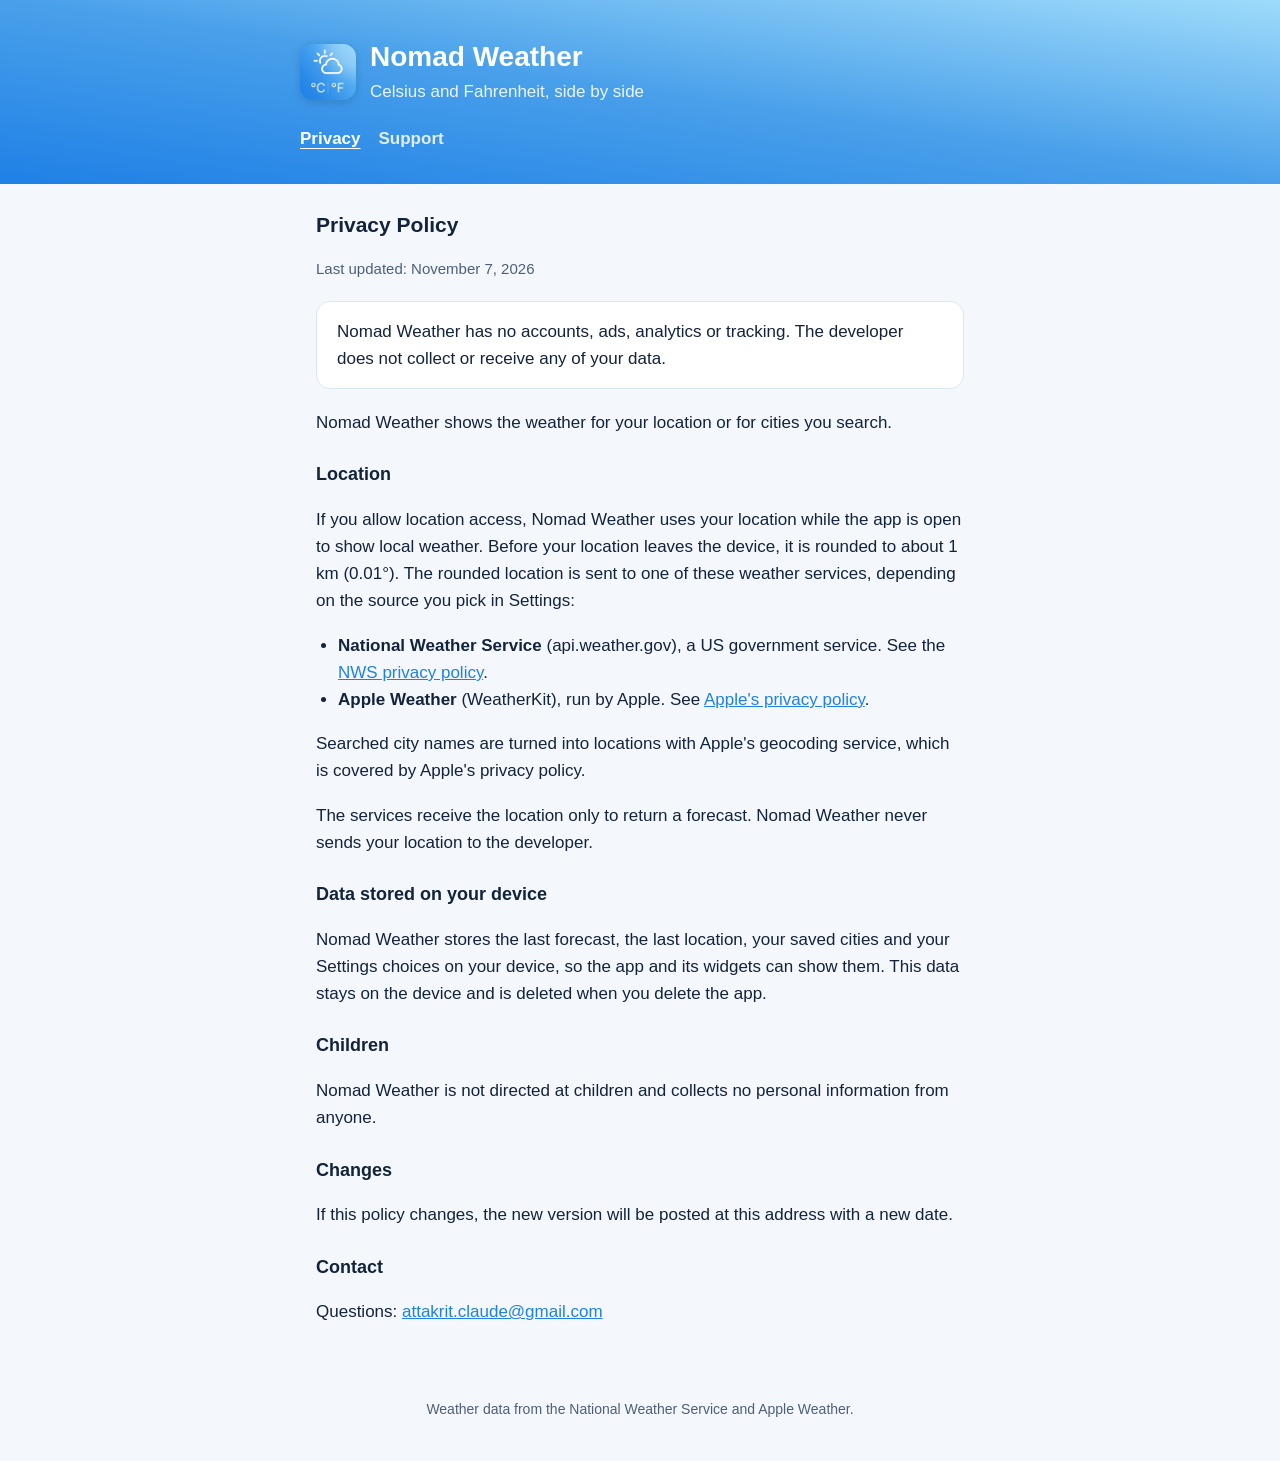
<file: index.html>
<!doctype html>
<html lang="en">
<head>
  <meta charset="utf-8">
  <meta name="viewport" content="width=device-width, initial-scale=1">
  <title>Nomad Weather Privacy Policy</title>
  <meta name="description" content="Privacy policy for the Nomad Weather iPhone app.">
  <link rel="icon" href="icon.png">
  <link rel="stylesheet" href="style.css">
</head>
<body>
  <header>
    <div class="inner">
      <div class="brand">
        <img src="icon.png" alt="">
        <div>
          <h1>Nomad Weather</h1>
          <p>Celsius and Fahrenheit, side by side</p>
        </div>
      </div>
      <nav>
        <a href="./" aria-current="page">Privacy</a>
        <a href="support.html">Support</a>
      </nav>
    </div>
  </header>
  <main>
    <h2 style="margin-top:0">Privacy Policy</h2>
    <p class="updated">Last updated: November 7, 2026</p>

    <div class="card">
      Nomad Weather has no accounts, ads, analytics or tracking. The developer does not collect or receive any of your data.
    </div>

    <p>Nomad Weather shows the weather for your location or for cities you search.</p>

    <h3>Location</h3>
    <p>If you allow location access, Nomad Weather uses your location while the app is open to show local weather. Before your location leaves the device, it is rounded to about 1 km (0.01°). The rounded location is sent to one of these weather services, depending on the source you pick in Settings:</p>
    <ul>
      <li><strong>National Weather Service</strong> (api.weather.gov), a US government service. See the <a href="https://www.weather.gov/privacy">NWS privacy policy</a>.</li>
      <li><strong>Apple Weather</strong> (WeatherKit), run by Apple. See <a href="https://www.apple.com/legal/privacy/">Apple's privacy policy</a>.</li>
    </ul>
    <p>Searched city names are turned into locations with Apple's geocoding service, which is covered by Apple's privacy policy.</p>
    <p>The services receive the location only to return a forecast. Nomad Weather never sends your location to the developer.</p>

    <h3>Data stored on your device</h3>
    <p>Nomad Weather stores the last forecast, the last location, your saved cities and your Settings choices on your device, so the app and its widgets can show them. This data stays on the device and is deleted when you delete the app.</p>

    <h3>Children</h3>
    <p>Nomad Weather is not directed at children and collects no personal information from anyone.</p>

    <h3>Changes</h3>
    <p>If this policy changes, the new version will be posted at this address with a new date.</p>

    <h3>Contact</h3>
    <p>Questions: <a href="mailto:attakrit.claude@gmail.com">attakrit.claude@gmail.com</a></p>
  </main>
  <footer>Weather data from the National Weather Service and Apple Weather.</footer>
</body>
</html>
</file>
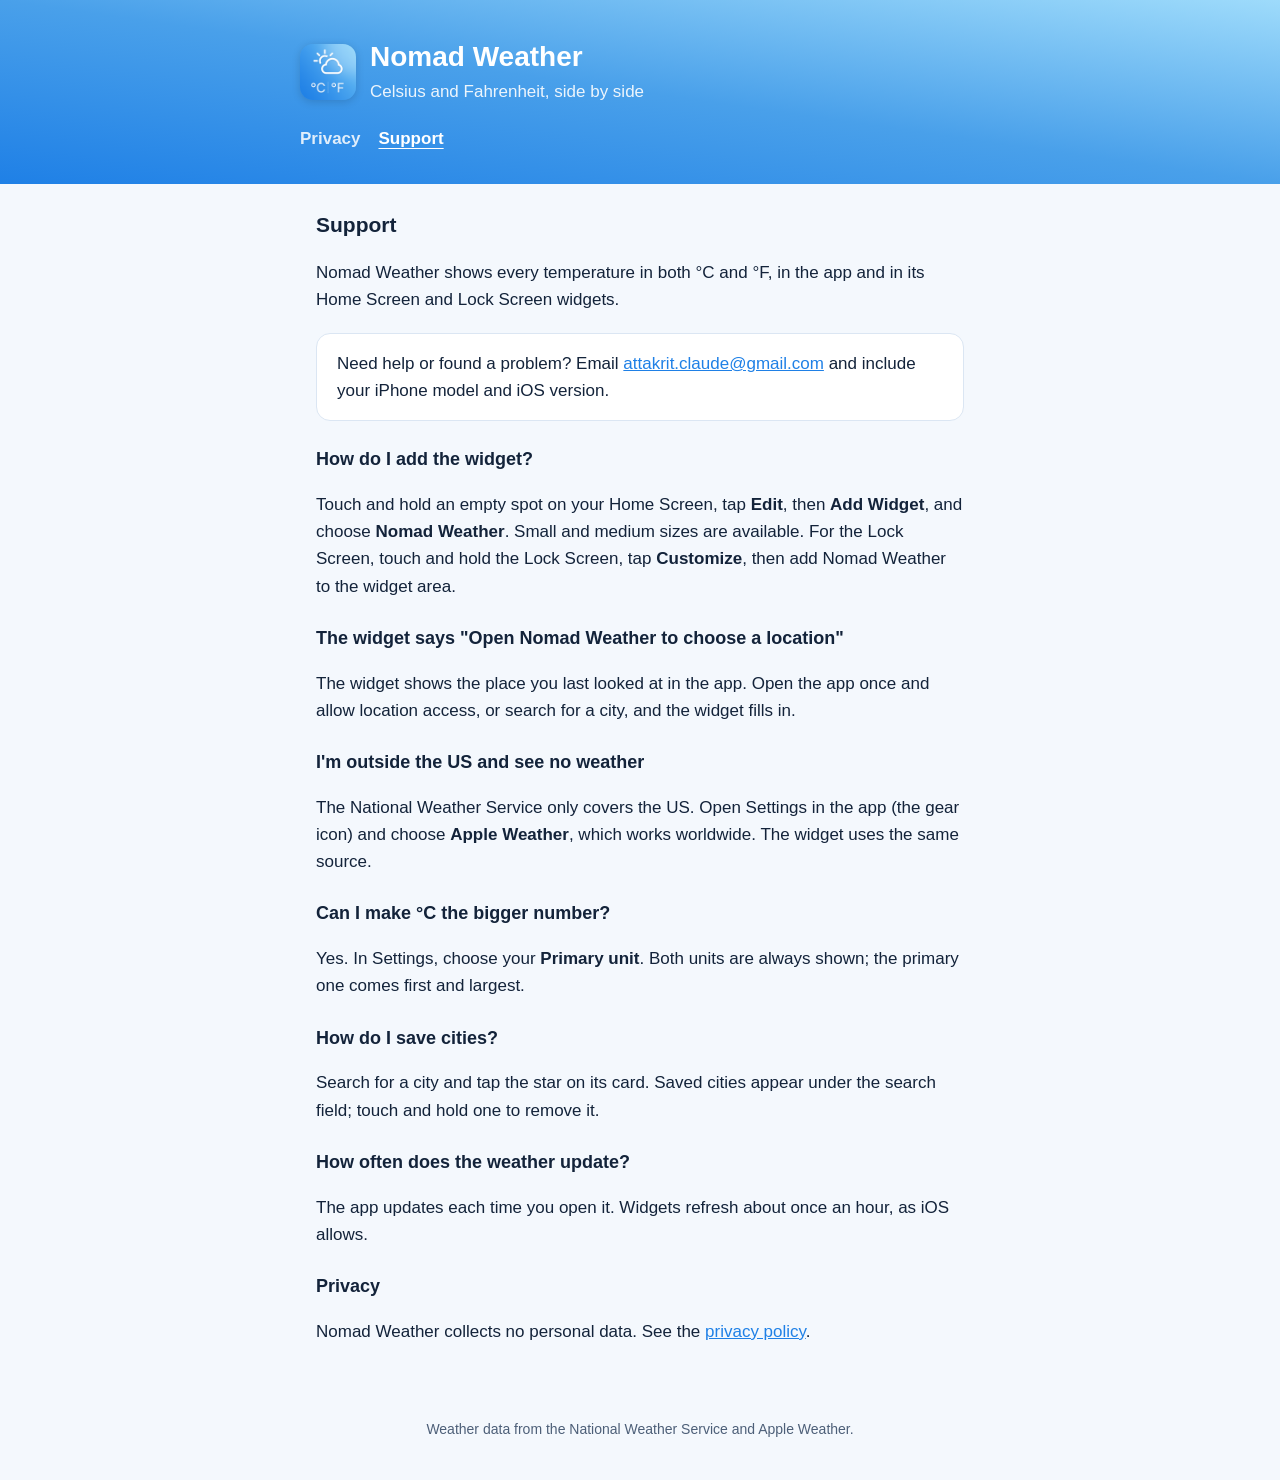
<file: support.html>
<!doctype html>
<html lang="en">
<head>
  <meta charset="utf-8">
  <meta name="viewport" content="width=device-width, initial-scale=1">
  <title>Nomad Weather Support</title>
  <meta name="description" content="Help and contact for the Nomad Weather iPhone app.">
  <link rel="icon" href="icon.png">
  <link rel="stylesheet" href="style.css">
</head>
<body>
  <header>
    <div class="inner">
      <div class="brand">
        <img src="icon.png" alt="">
        <div>
          <h1>Nomad Weather</h1>
          <p>Celsius and Fahrenheit, side by side</p>
        </div>
      </div>
      <nav>
        <a href="./">Privacy</a>
        <a href="support.html" aria-current="page">Support</a>
      </nav>
    </div>
  </header>
  <main>
    <h2 style="margin-top:0">Support</h2>
    <p>Nomad Weather shows every temperature in both °C and °F, in the app and in its Home Screen and Lock Screen widgets.</p>

    <div class="card">
      Need help or found a problem? Email <a href="mailto:attakrit.claude@gmail.com">attakrit.claude@gmail.com</a> and include your iPhone model and iOS version.
    </div>

    <h3>How do I add the widget?</h3>
    <p>Touch and hold an empty spot on your Home Screen, tap <strong>Edit</strong>, then <strong>Add Widget</strong>, and choose <strong>Nomad Weather</strong>. Small and medium sizes are available. For the Lock Screen, touch and hold the Lock Screen, tap <strong>Customize</strong>, then add Nomad Weather to the widget area.</p>

    <h3>The widget says "Open Nomad Weather to choose a location"</h3>
    <p>The widget shows the place you last looked at in the app. Open the app once and allow location access, or search for a city, and the widget fills in.</p>

    <h3>I'm outside the US and see no weather</h3>
    <p>The National Weather Service only covers the US. Open Settings in the app (the gear icon) and choose <strong>Apple Weather</strong>, which works worldwide. The widget uses the same source.</p>

    <h3>Can I make °C the bigger number?</h3>
    <p>Yes. In Settings, choose your <strong>Primary unit</strong>. Both units are always shown; the primary one comes first and largest.</p>

    <h3>How do I save cities?</h3>
    <p>Search for a city and tap the star on its card. Saved cities appear under the search field; touch and hold one to remove it.</p>

    <h3>How often does the weather update?</h3>
    <p>The app updates each time you open it. Widgets refresh about once an hour, as iOS allows.</p>

    <h3>Privacy</h3>
    <p>Nomad Weather collects no personal data. See the <a href="./">privacy policy</a>.</p>
  </main>
  <footer>Weather data from the National Weather Service and Apple Weather.</footer>
</body>
</html>
</file>
<file: style.css>
:root {
  --bg: #f4f8fd;
  --text: #13233a;
  --muted: #4d5f78;
  --accent: #1f80e6;
  --card: #ffffff;
  --border: #dbe6f3;
}
@media (prefers-color-scheme: dark) {
  :root {
    --bg: #0d1726;
    --text: #e8eef7;
    --muted: #a3b3c9;
    --accent: #6fb6f7;
    --card: #15233a;
    --border: #24364f;
  }
}
* { box-sizing: border-box; }
body {
  margin: 0;
  background: var(--bg);
  color: var(--text);
  font: 17px/1.6 -apple-system, BlinkMacSystemFont, "Segoe UI", Roboto, sans-serif;
}
header {
  background: linear-gradient(to bottom left, #9edbfb, #49a0ea 50%, #1f80e6);
  color: #fff;
  padding: 40px 16px 32px;
}
header .inner, main { max-width: 680px; margin: 0 auto; }
header .brand { display: flex; align-items: center; gap: 14px; }
header img { width: 56px; height: 56px; border-radius: 13px; box-shadow: 0 2px 8px rgba(0,0,0,.15); }
header h1 { margin: 0; font-size: 28px; line-height: 1.2; }
header p { margin: 4px 0 0; opacity: .9; }
nav { margin-top: 20px; display: flex; gap: 18px; }
nav a { color: #fff; font-weight: 600; text-decoration: none; opacity: .85; }
nav a[aria-current="page"] { opacity: 1; text-decoration: underline; text-underline-offset: 4px; }
main { padding: 24px 16px 56px; }
h2 { font-size: 21px; margin: 32px 0 8px; }
h3 { font-size: 18px; margin: 24px 0 4px; }
a { color: var(--accent); }
.updated { color: var(--muted); font-size: 15px; }
.card {
  background: var(--card);
  border: 1px solid var(--border);
  border-radius: 14px;
  padding: 16px 20px;
  margin: 20px 0;
}
ul { padding-left: 22px; }
footer { color: var(--muted); font-size: 14px; text-align: center; padding: 0 16px 40px; }
</file>
